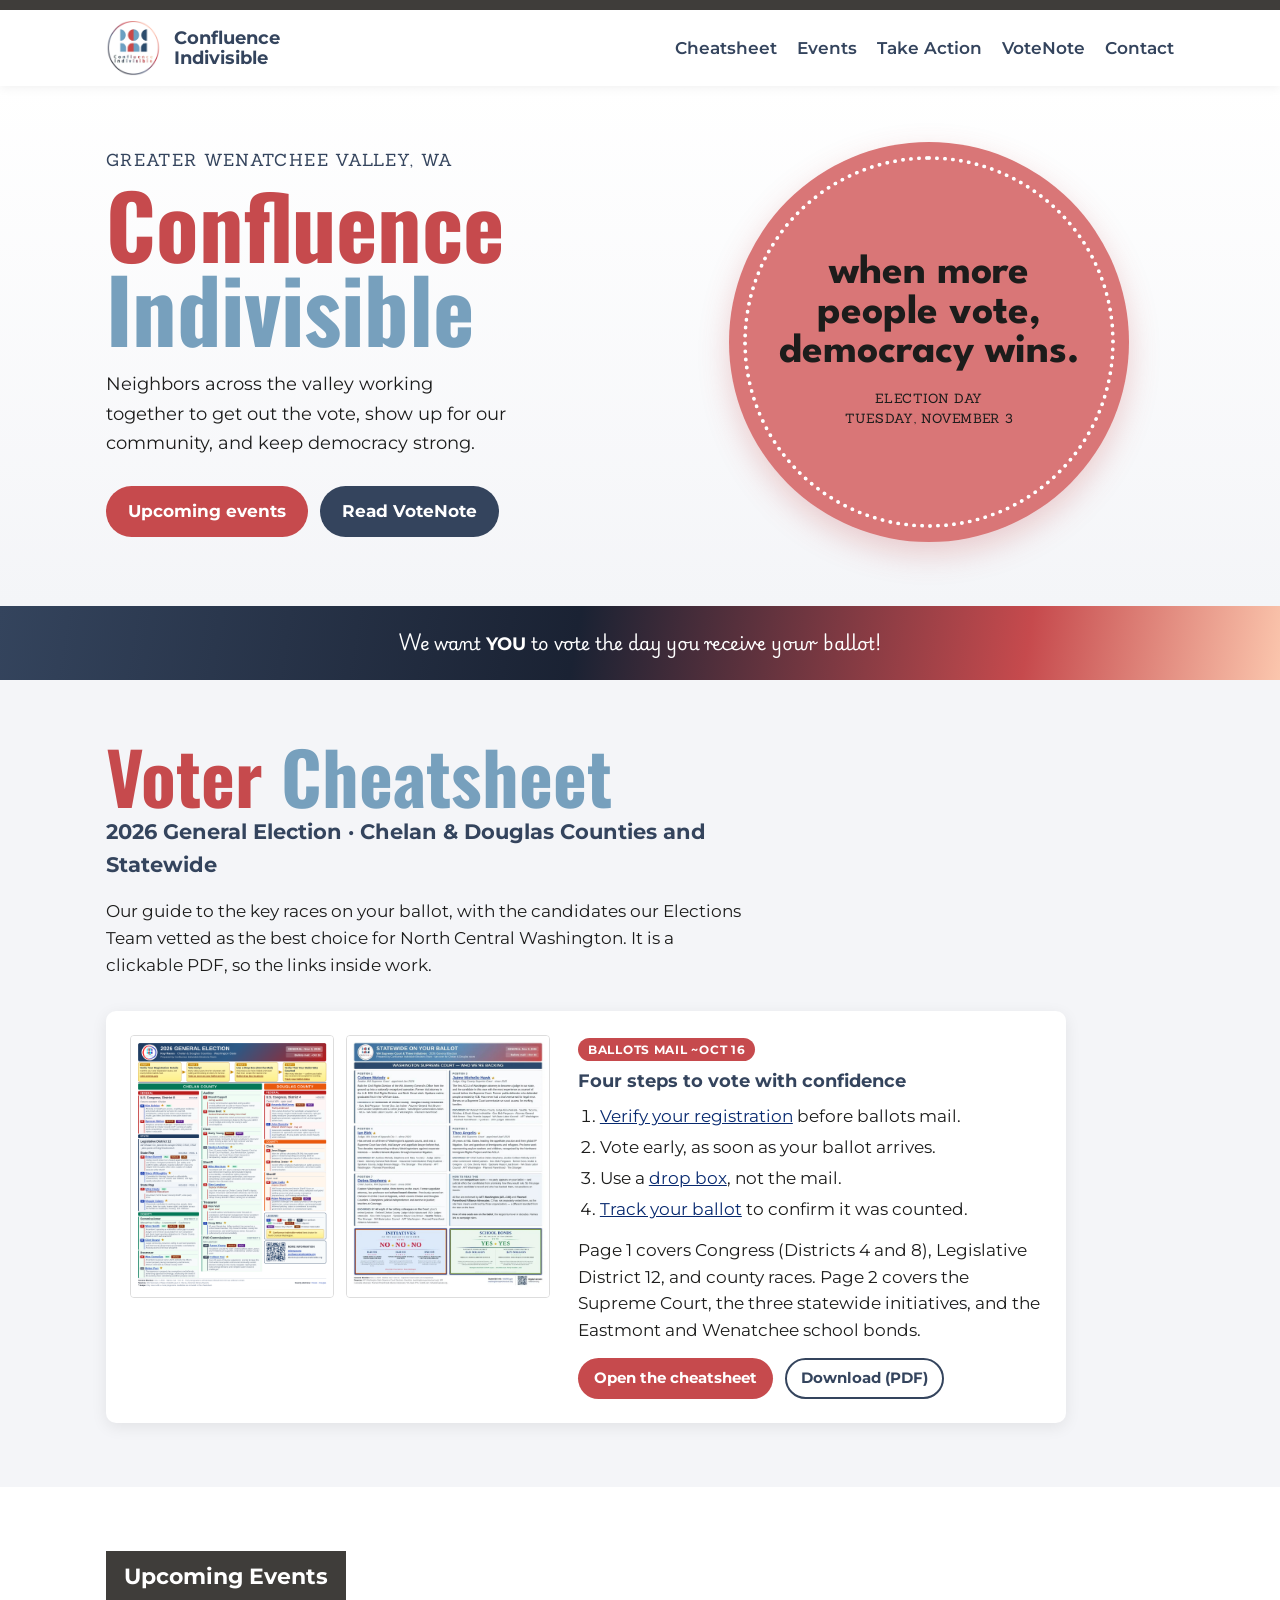
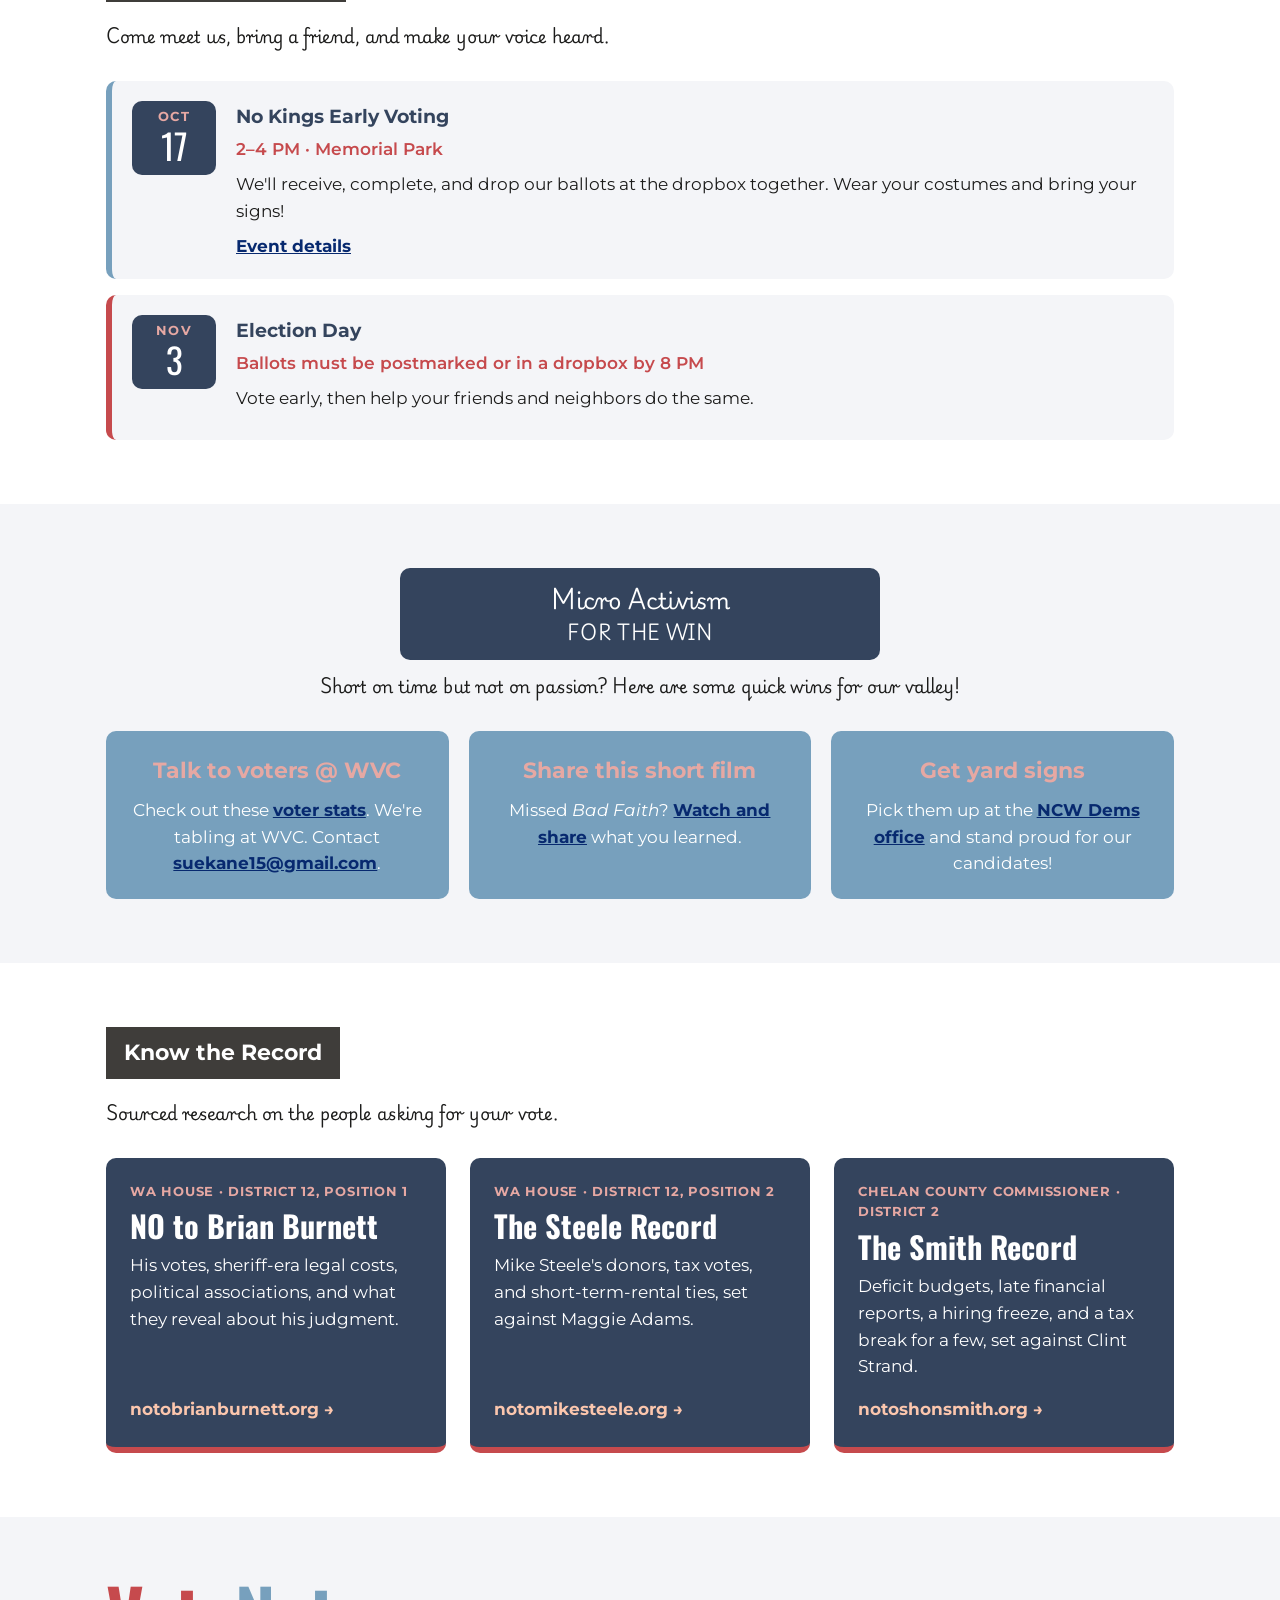
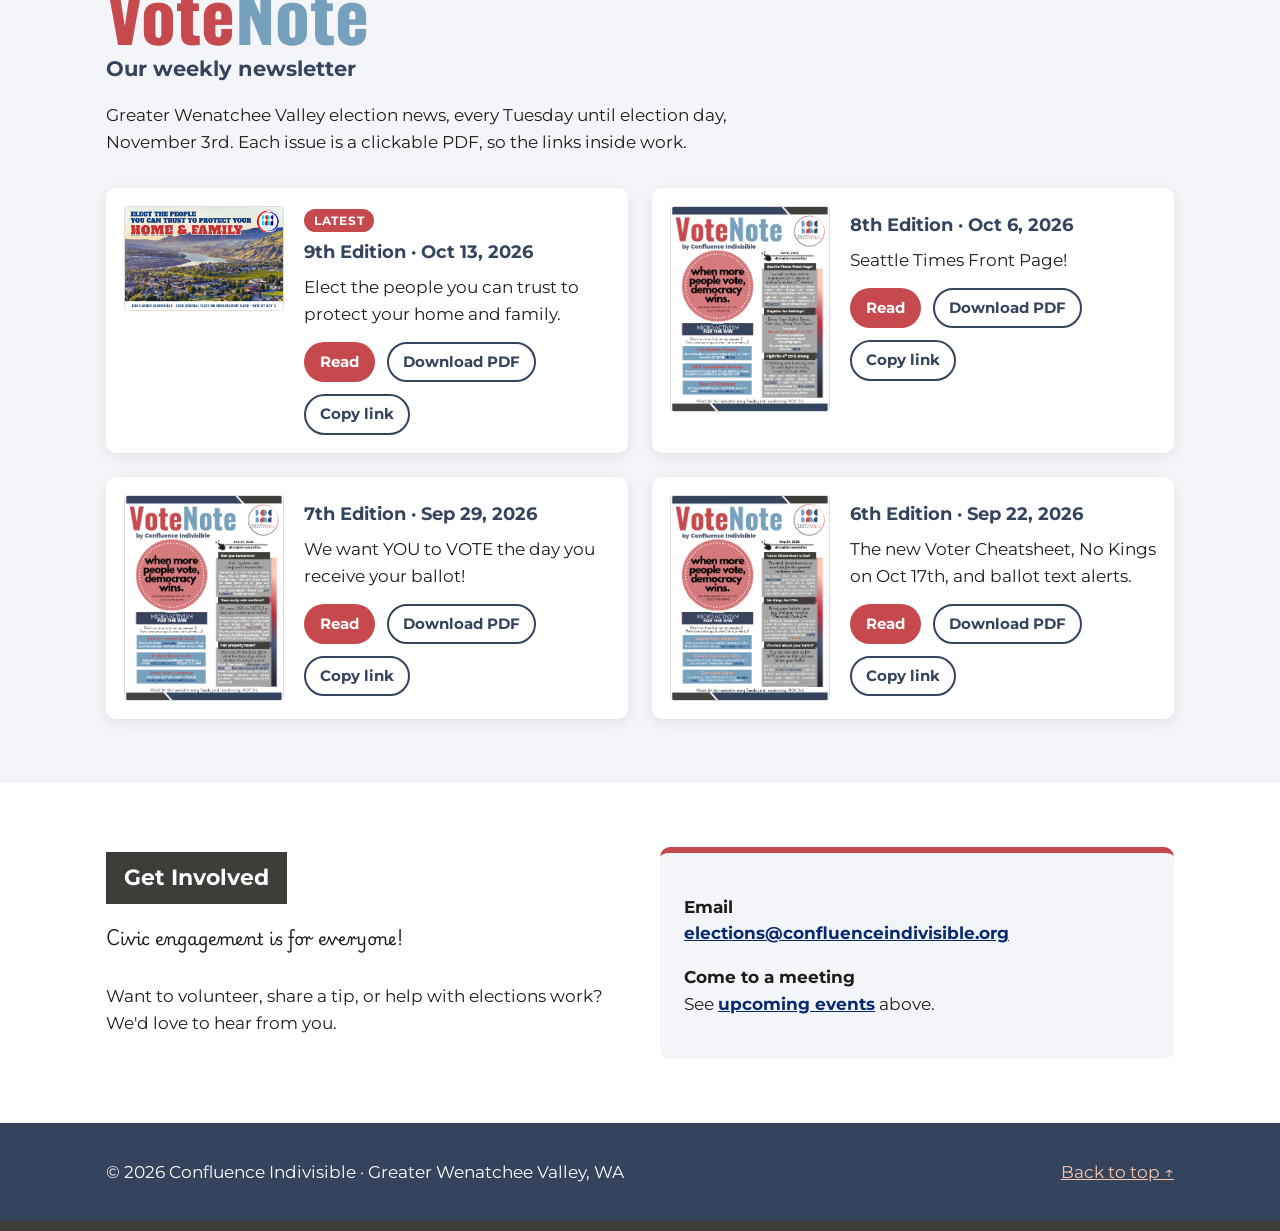
<file: index.html>
<!doctype html>
<html lang="en">
<head>
  <meta charset="utf-8">
  <meta name="viewport" content="width=device-width, initial-scale=1">
  <title>Confluence Indivisible | Greater Wenatchee Valley</title>
  <meta name="description" content="Confluence Indivisible: neighbors in the Greater Wenatchee Valley organizing for democracy. Events, quick actions, and the VoteNote newsletter.">
  <link rel="canonical" href="https://confluenceindivisible.org/">
  <meta property="og:type" content="website">
  <meta property="og:site_name" content="Confluence Indivisible">
  <meta property="og:title" content="Confluence Indivisible | Greater Wenatchee Valley">
  <meta property="og:description" content="Neighbors in the Greater Wenatchee Valley organizing for democracy. Events, quick actions, the Voter Cheatsheet, and the VoteNote newsletter.">
  <meta property="og:url" content="https://confluenceindivisible.org/">
  <meta property="og:image" content="https://confluenceindivisible.org/images/og-votenote-edition-9.jpg">
  <meta property="og:image:width" content="1200">
  <meta property="og:image:height" content="630">
  <meta name="twitter:card" content="summary_large_image">
  <link rel="icon" type="image/png" href="images/logo.png">
  <link rel="preconnect" href="https://fonts.googleapis.com">
  <link rel="preconnect" href="https://fonts.gstatic.com" crossorigin>
  <link href="https://fonts.googleapis.com/css2?family=League+Spartan:wght@700&family=Montserrat:wght@400;600;700&family=Oswald:wght@700&family=Playwrite+US+Modern&family=Sanchez&display=swap" rel="stylesheet">
  <link rel="stylesheet" href="css/styles.css">
</head>
<body>
  <a class="skip-link" href="#main">Skip to content</a>

  <header class="site-header">
    <div class="container">
      <a class="brand" href="#top">
        <img src="images/logo.png" alt="Confluence Indivisible logo">
        <span>Confluence<br>Indivisible</span>
      </a>
      <nav class="nav" aria-label="Main">
        <a href="#cheatsheet">Cheatsheet</a>
        <a href="#events">Events</a>
        <a href="#act">Take Action</a>
        <a href="#votenote">VoteNote</a>
        <a href="#contact">Contact</a>
      </nav>
    </div>
  </header>

  <main id="main">
    <!-- Hero -->
    <section class="hero" id="top">
      <div class="container">
        <div>
          <p class="eyebrow">Greater Wenatchee Valley, WA</p>
          <h1 class="org-name"><span class="r">Confluence</span> <span class="b">Indivisible</span></h1>
          <p class="lede">Neighbors across the valley working together to get out the vote, show up for our community, and keep democracy strong.</p>
          <div class="btn-row">
            <a class="btn btn-primary" href="#events">Upcoming events</a>
            <a class="btn btn-secondary" href="#votenote">Read VoteNote</a>
          </div>
        </div>
        <div class="slogan">
          <p>when more people vote, democracy wins.</p>
          <small>Election day<br>Tuesday, November 3</small>
        </div>
      </div>
    </section>

    <div class="band">
      <div class="container">We want <strong>YOU</strong> to vote the day you receive your ballot!</div>
    </div>

    <!-- Voter cheatsheet -->
    <section class="cheatsheet alt" id="cheatsheet">
      <div class="container">
        <div class="newsletter-head">
          <p class="wordmark"><span class="r">Voter</span> <span class="b">Cheatsheet</span></p>
          <p class="byline">2026 General Election · Chelan &amp; Douglas Counties and Statewide</p>
          <p>Our guide to the key races on your ballot, with the candidates our Elections Team vetted as the best choice for North Central Washington. It is a clickable PDF, so the links inside work.</p>
        </div>
        <div class="issue cheatsheet-card">
          <a class="previews" href="guides/2026-general-election-cheatsheets-combined.pdf" target="_blank" rel="noopener" aria-label="Open the Voter Cheatsheet PDF">
            <img src="images/2026-general-election-cheatsheet.png" alt="Page 1: Chelan and Douglas counties cheatsheet">
            <img src="images/2026-general-election-judges-initiatives.jpg" alt="Page 2: Statewide Supreme Court candidates, initiatives, and school bonds" loading="lazy">
          </a>
          <div class="issue-body">
            <span class="tag">Ballots mail ~Oct 16</span>
            <h3>Four steps to vote with confidence</h3>
            <ol class="steps">
              <li><a href="https://voter.votewa.gov/">Verify your registration</a> before ballots mail.</li>
              <li>Vote early, as soon as your ballot arrives.</li>
              <li>Use a <a href="https://www.co.chelan.wa.us/elections/pages/ballot-drop-box-locations">drop box</a>, not the mail.</li>
              <li><a href="https://voter.votewa.gov/portal2023/login.aspx">Track your ballot</a> to confirm it was counted.</li>
            </ol>
            <p>Page 1 covers Congress (Districts 4 and 8), Legislative District 12, and county races. Page 2 covers the Supreme Court, the three statewide initiatives, and the Eastmont and Wenatchee school bonds.</p>
            <div class="btn-row">
              <a class="btn btn-primary btn-sm" href="guides/2026-general-election-cheatsheets-combined.pdf" target="_blank" rel="noopener">Open the cheatsheet</a>
              <a class="btn btn-outline btn-sm" href="guides/2026-general-election-cheatsheets-combined.pdf" download>Download (PDF)</a>
            </div>
          </div>
        </div>
      </div>
    </section>

    <!-- Events -->
    <section id="events">
      <div class="container">
        <h2 class="section-title">Upcoming Events</h2>
        <p class="section-intro">Come meet us, bring a friend, and make your voice heard.</p>
        <ul class="events">
          <!-- EVENTS:START (managed by /admin/) -->
          <li data-date="2026-10-17" class="event">
            <div class="date"><span>Oct</span>17</div>
            <div>
              <h3>No Kings Early Voting</h3>
              <p class="meta">2–4 PM · Memorial Park</p>
              <p>We'll receive, complete, and drop our ballots at the dropbox together. Wear your costumes and bring your signs!</p>
              <a href="https://www.facebook.com/share/1CDAgNomL8/">Event details</a>
            </div>
          </li>
          <li data-date="2026-11-03" class="event highlight">
            <div class="date"><span>Nov</span>3</div>
            <div>
              <h3>Election Day</h3>
              <p class="meta">Ballots must be postmarked or in a dropbox by 8 PM</p>
              <p>Vote early, then help your friends and neighbors do the same.</p>
            </div>
          </li>
          <!-- EVENTS:END -->
        </ul>
      </div>
    </section>

    <!-- Take action -->
    <section class="micro" id="act">
      <div class="container">
        <div class="micro-head">
          <h2>Micro Activism <span>FOR THE WIN</span></h2>
        </div>
        <p class="section-intro">Short on time but not on passion? Here are some quick wins for our valley!</p>
        <div class="tiles">
          <!-- TILES:START (managed by /admin/) -->
          <div class="tile">
            <h3>Talk to voters @ WVC</h3>
            <p>Check out these <a href="https://www.facebook.com/share/p/19bA4Zg5aV/">voter stats</a>. We're tabling at WVC. Contact <a href="mailto:suekane15@gmail.com">suekane15@gmail.com</a>.</p>
          </div>
          <div class="tile">
            <h3>Share this short film</h3>
            <p>Missed <em>Bad Faith</em>? <a href="https://youtu.be/Y_2vb-5qjYc">Watch and share</a> what you learned.</p>
          </div>
          <div class="tile">
            <h3>Get yard signs</h3>
            <p>Pick them up at the <a href="https://maps.app.goo.gl/dToKLLHF942YoyGn6">NCW Dems office</a> and stand proud for our candidates!</p>
          </div>
          <!-- TILES:END -->
        </div>
      </div>
    </section>

    <!-- Candidate records -->
    <section id="records">
      <div class="container">
        <h2 class="section-title">Know the Record</h2>
        <p class="section-intro">Sourced research on the people asking for your vote.</p>
        <div class="records">
          <a class="record" href="https://notobrianburnett.org/">
            <span class="race">WA House · District 12, Position 1</span>
            <h3>NO to Brian Burnett</h3>
            <p>His votes, sheriff-era legal costs, political associations, and what they reveal about his judgment.</p>
            <span class="url">notobrianburnett.org →</span>
          </a>
          <a class="record" href="https://notomikesteele.org/">
            <span class="race">WA House · District 12, Position 2</span>
            <h3>The Steele Record</h3>
            <p>Mike Steele's donors, tax votes, and short-term-rental ties, set against Maggie Adams.</p>
            <span class="url">notomikesteele.org →</span>
          </a>
          <a class="record" href="https://notoshonsmith.org/">
            <span class="race">Chelan County Commissioner · District 2</span>
            <h3>The Smith Record</h3>
            <p>Deficit budgets, late financial reports, a hiring freeze, and a tax break for a few, set against Clint Strand.</p>
            <span class="url">notoshonsmith.org →</span>
          </a>
        </div>
      </div>
    </section>

    <!-- VoteNote newsletter -->
    <section class="newsletter" id="votenote">
      <div class="container">
        <div class="newsletter-head">
          <div>
            <p class="wordmark"><span class="r">Vote</span><span class="b">Note</span></p>
            <p class="byline">Our weekly newsletter</p>
            <p>Greater Wenatchee Valley election news, every Tuesday until election day, November 3rd. Each issue is a clickable PDF, so the links inside work.</p>
          </div>
        </div>
        <ul class="issues">
          <!-- ISSUES:START (managed by /admin/) -->
          <li class="issue">
            <a href="newsletters/votenote-edition-9.pdf" target="_blank" rel="noopener">
              <img src="images/votenote-edition-9.png" alt="VoteNote 9th edition cover" loading="lazy">
            </a>
            <div class="issue-body">
              <span class="tag">Latest</span>
              <h3>9th Edition · Oct 13, 2026</h3>
              <p>Elect the people you can trust to protect your home and family.</p>
              <div class="btn-row">
                <a class="btn btn-primary btn-sm" href="newsletters/votenote-edition-9.pdf" target="_blank" rel="noopener">Read</a>
                <a class="btn btn-outline btn-sm" href="newsletters/votenote-edition-9.pdf" download>Download PDF</a>
                <button type="button" class="btn btn-outline btn-sm" data-copy="https://confluenceindivisible.org/share/votenote-9.html">Copy link</button>
              </div>
            </div>
          </li>
          <li class="issue">
            <a href="newsletters/votenote-edition-8.pdf" target="_blank" rel="noopener">
              <img src="images/votenote-edition-8.png" alt="VoteNote 8th edition cover" loading="lazy">
            </a>
            <div class="issue-body">
              <h3>8th Edition · Oct 6, 2026</h3>
              <p>Seattle Times Front Page!</p>
              <div class="btn-row">
                <a class="btn btn-primary btn-sm" href="newsletters/votenote-edition-8.pdf" target="_blank" rel="noopener">Read</a>
                <a class="btn btn-outline btn-sm" href="newsletters/votenote-edition-8.pdf" download>Download PDF</a>
                <button type="button" class="btn btn-outline btn-sm" data-copy="https://confluenceindivisible.org/share/votenote-8.html">Copy link</button>
              </div>
            </div>
          </li>
          <li class="issue">
            <a href="newsletters/votenote-edition-7.pdf" target="_blank" rel="noopener">
              <img src="images/votenote-edition-7.png" alt="VoteNote 7th edition cover" loading="lazy">
            </a>
            <div class="issue-body">
              <h3>7th Edition · Sep 29, 2026</h3>
              <p>We want YOU to VOTE the day you receive your ballot!</p>
              <div class="btn-row">
                <a class="btn btn-primary btn-sm" href="newsletters/votenote-edition-7.pdf" target="_blank" rel="noopener">Read</a>
                <a class="btn btn-outline btn-sm" href="newsletters/votenote-edition-7.pdf" download>Download PDF</a>
                <button type="button" class="btn btn-outline btn-sm" data-copy="https://confluenceindivisible.org/share/votenote-7.html">Copy link</button>
              </div>
            </div>
          </li>
          <li class="issue">
            <a href="newsletters/votenote-edition-6.pdf" target="_blank" rel="noopener">
              <img src="images/votenote-edition-6.png" alt="VoteNote 6th edition cover" loading="lazy">
            </a>
            <div class="issue-body">
              <h3>6th Edition · Sep 22, 2026</h3>
              <p>The new Voter Cheatsheet, No Kings on Oct 17th, and ballot text alerts.</p>
              <div class="btn-row">
                <a class="btn btn-primary btn-sm" href="newsletters/votenote-edition-6.pdf" target="_blank" rel="noopener">Read</a>
                <a class="btn btn-outline btn-sm" href="newsletters/votenote-edition-6.pdf" download>Download PDF</a>
                <button type="button" class="btn btn-outline btn-sm" data-copy="https://confluenceindivisible.org/share/votenote-6.html">Copy link</button>
              </div>
            </div>
          </li>
<!-- ISSUES:END -->
        </ul>
      </div>
    </section>

    <!-- Contact -->
    <section id="contact">
      <div class="container contact">
        <div>
          <h2 class="section-title">Get Involved</h2>
          <p class="section-intro">Civic engagement is for everyone!</p>
          <p>Want to volunteer, share a tip, or help with elections work? We'd love to hear from you.</p>
        </div>
        <div class="contact-box">
          <p><strong>Email</strong><br><a href="mailto:elections@confluenceindivisible.org">elections@confluenceindivisible.org</a></p>
          <p><strong>Come to a meeting</strong><br>See <a href="#events">upcoming events</a> above.</p>
        </div>
      </div>
    </section>
  </main>

  <footer class="site-footer">
    <div class="container">
      <span>&copy; 2026 Confluence Indivisible · Greater Wenatchee Valley, WA</span>
      <a href="#top">Back to top ↑</a>
    </div>
  </footer>
  <script>
    // "Copy link" buttons: copy the share URL, then confirm on the button.
    document.addEventListener('click', function (e) {
      var b = e.target.closest('[data-copy]');
      if (!b) return;
      var url = b.getAttribute('data-copy'), label = b.textContent;
      function done(ok) {
        b.textContent = ok ? 'Copied!' : 'Press and hold to copy: ' + url;
        setTimeout(function () { b.textContent = label; }, ok ? 2000 : 6000);
      }
      function fallback() {
        var t = document.createElement('textarea');
        t.value = url; t.style.position = 'fixed'; t.style.opacity = '0';
        document.body.appendChild(t); t.select();
        var ok = false;
        try { ok = document.execCommand('copy'); } catch (x) {}
        document.body.removeChild(t); done(ok);
      }
      if (navigator.clipboard && window.isSecureContext) {
        navigator.clipboard.writeText(url).then(function () { done(true); }, fallback);
      } else { fallback(); }
    });
  </script>
</body>
</html>
</file>
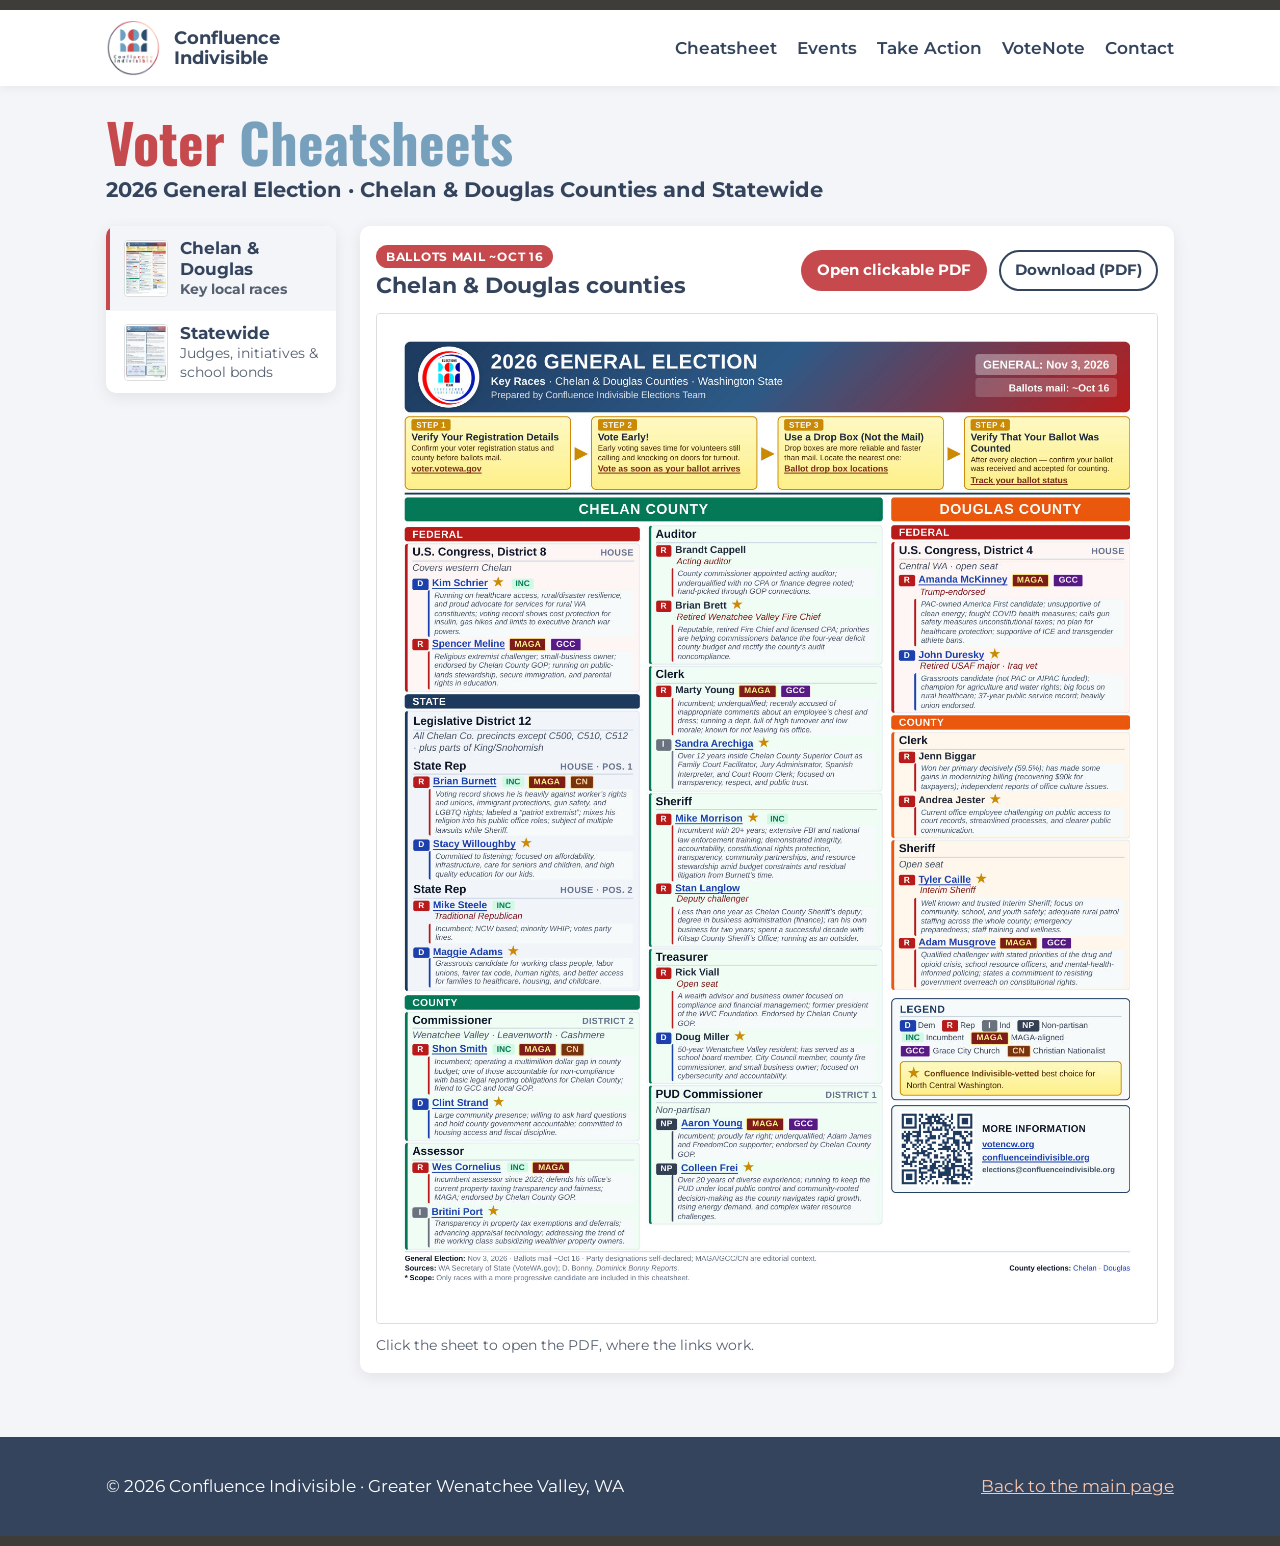
<file: cheatsheets/index.html>
<!doctype html>
<html lang="en">
<head>
  <meta charset="utf-8">
  <meta name="viewport" content="width=device-width, initial-scale=1">
  <title>Voter Cheatsheets | Confluence Indivisible</title>
  <meta name="description" content="Confluence Indivisible's 2026 General Election voter cheatsheets in one place: the Chelan and Douglas county guide, and the statewide guide to Supreme Court judges, initiatives, and school bonds.">
  <link rel="canonical" href="https://confluenceindivisible.org/cheatsheets/">
  <meta property="og:type" content="website">
  <meta property="og:site_name" content="Confluence Indivisible">
  <meta property="og:title" content="Voter Cheatsheets | Confluence Indivisible">
  <meta property="og:description" content="Both 2026 General Election cheatsheets in one place: Chelan &amp; Douglas counties, and statewide judges, initiatives, and school bonds.">
  <meta property="og:url" content="https://confluenceindivisible.org/cheatsheets/">
  <meta property="og:image" content="https://confluenceindivisible.org/images/2026-general-election-judges-initiatives.jpg">
  <meta name="twitter:card" content="summary_large_image">
  <link rel="icon" type="image/png" href="../images/logo.png">
  <link rel="preconnect" href="https://fonts.googleapis.com">
  <link rel="preconnect" href="https://fonts.gstatic.com" crossorigin>
  <link href="https://fonts.googleapis.com/css2?family=League+Spartan:wght@700&family=Montserrat:wght@400;600;700&family=Oswald:wght@700&family=Playwrite+US+Modern&family=Sanchez&display=swap" rel="stylesheet">
  <link rel="stylesheet" href="../css/styles.css">
</head>
<body>
  <a class="skip-link" href="#main">Skip to content</a>

  <header class="site-header">
    <div class="container">
      <a class="brand" href="../index.html">
        <img src="../images/logo.png" alt="Confluence Indivisible logo">
        <span>Confluence<br>Indivisible</span>
      </a>
      <nav class="nav" aria-label="Main">
        <a href="index.html">Cheatsheet</a>
        <a href="../index.html#events">Events</a>
        <a href="../index.html#act">Take Action</a>
        <a href="../index.html#votenote">VoteNote</a>
        <a href="../index.html#contact">Contact</a>
      </nav>
    </div>
  </header>

  <main id="main">
    <section class="cheatsheet alt cheatsheet-page">
      <div class="container">
        <div class="page-head">
          <p class="wordmark"><span class="r">Voter</span> <span class="b">Cheatsheets</span></p>
          <p class="byline">2026 General Election · Chelan &amp; Douglas Counties and Statewide</p>
        </div>

        <!-- To add a cheatsheet: add an anchor span below, a link in .viewer-nav, and a .viewer-pane;
             then copy the #statewide rules in the "Cheatsheet viewer" block of css/styles.css. -->
        <span class="viewer-anchor" id="chelan-douglas"></span>
        <span class="viewer-anchor" id="statewide"></span>

        <div class="viewer">
          <nav class="viewer-nav" aria-label="Choose a cheatsheet">
            <a class="nav-chelan" href="#chelan-douglas">
              <img src="../images/2026-general-election-cheatsheet.png" alt="">
              <span><strong>Chelan &amp; Douglas</strong><small>Key local races</small></span>
            </a>
            <a class="nav-statewide" href="#statewide">
              <img src="../images/2026-general-election-judges-initiatives.jpg" alt="">
              <span><strong>Statewide</strong><small>Judges, initiatives &amp; school bonds</small></span>
            </a>
          </nav>

          <div class="viewer-panes">
            <article class="viewer-pane pane-chelan">
              <div class="sheet-bar">
                <div>
                  <span class="tag">Ballots mail ~Oct 16</span>
                  <h2>Chelan &amp; Douglas counties</h2>
                </div>
                <div class="btn-row">
                  <a class="btn btn-primary btn-sm" href="../guides/2026-general-election-cheatsheet.pdf" target="_blank" rel="noopener">Open clickable PDF</a>
                  <a class="btn btn-outline btn-sm" href="../guides/2026-general-election-cheatsheets-combined.pdf" download>Download (PDF)</a>
                </div>
              </div>
              <a class="sheet" href="../guides/2026-general-election-cheatsheet.pdf" target="_blank" rel="noopener">
                <img src="../images/2026-general-election-cheatsheet-large.jpg" width="1530" height="1980" alt="2026 General Election cheatsheet for Chelan and Douglas counties: the key races on your ballot and the candidates our Elections Team vetted">
              </a>
              <p class="sheet-hint">Click the sheet to open the PDF, where the links work.</p>
            </article>

            <article class="viewer-pane pane-statewide">
              <div class="sheet-bar">
                <div>
                  <span class="tag">Statewide</span>
                  <h2>Judges, initiatives &amp; school bonds</h2>
                </div>
                <div class="btn-row">
                  <a class="btn btn-primary btn-sm" href="../images/2026-general-election-judges-initiatives.jpg" target="_blank" rel="noopener">Open full size</a>
                  <a class="btn btn-outline btn-sm" href="../guides/2026-general-election-cheatsheets-combined.pdf" download>Download (PDF)</a>
                </div>
              </div>
              <a class="sheet" href="../images/2026-general-election-judges-initiatives.jpg" target="_blank" rel="noopener">
                <img src="../images/2026-general-election-judges-initiatives.jpg" width="1080" height="1397" loading="lazy" alt="Statewide on your ballot: Washington Supreme Court candidates, three initiatives, and school bonds">
              </a>
              <p class="sheet-hint">Five of nine Supreme Court seats are on the ballot, plus three statewide initiatives and the Eastmont and Wenatchee school bonds.</p>
            </article>
          </div>
        </div>
      </div>
    </section>
  </main>

  <footer class="site-footer">
    <div class="container">
      <span>&copy; 2026 Confluence Indivisible · Greater Wenatchee Valley, WA</span>
      <a href="../index.html">Back to the main page</a>
    </div>
  </footer>
</body>
</html>
</file>
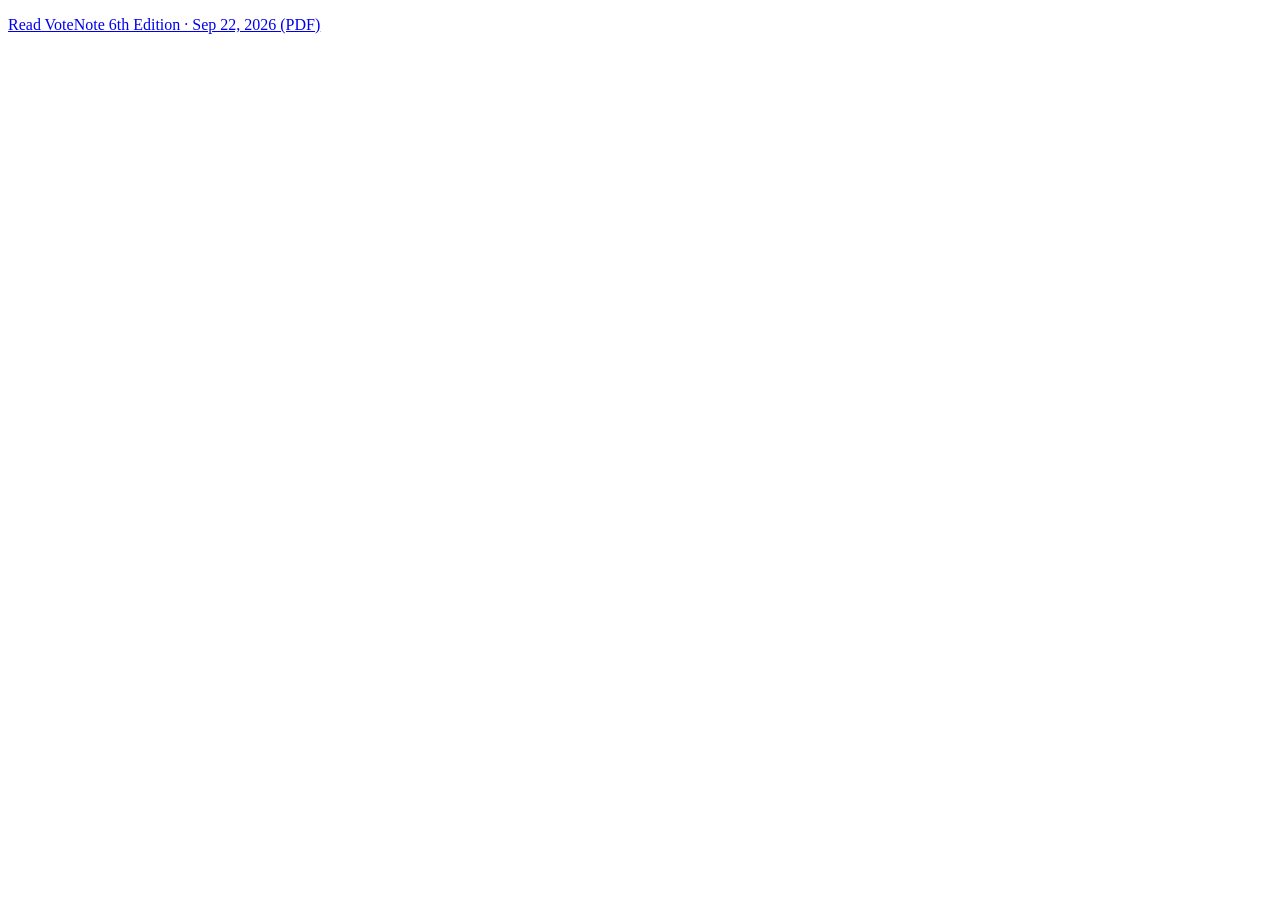
<file: share/votenote-6.html>
<!doctype html>
<html lang="en">
<head>
  <meta charset="utf-8">
  <meta name="viewport" content="width=device-width, initial-scale=1">
  <title>VoteNote 6th Edition · Sep 22, 2026 | Confluence Indivisible</title>
  <meta name="description" content="The new Voter Cheatsheet, No Kings on Oct 17th, and ballot text alerts.">
  <link rel="canonical" href="https://confluenceindivisible.org/share/votenote-6.html">
  <meta property="og:type" content="article">
  <meta property="og:site_name" content="Confluence Indivisible">
  <meta property="og:title" content="VoteNote 6th Edition · Sep 22, 2026">
  <meta property="og:description" content="The new Voter Cheatsheet, No Kings on Oct 17th, and ballot text alerts.">
  <meta property="og:url" content="https://confluenceindivisible.org/share/votenote-6.html">
  <meta property="og:image" content="https://confluenceindivisible.org/images/og-votenote-edition-6.jpg">
  <meta property="og:image:width" content="1200">
  <meta property="og:image:height" content="630">
  <meta property="og:image:alt" content="VoteNote by Confluence Indivisible, Sep 22, 2026">
  <meta name="twitter:card" content="summary_large_image">
  <meta http-equiv="refresh" content="0; url=../newsletters/votenote-edition-6.pdf">
</head>
<body>
  <p><a href="../newsletters/votenote-edition-6.pdf">Read VoteNote 6th Edition · Sep 22, 2026 (PDF)</a></p>
</body>
</html>
</file>
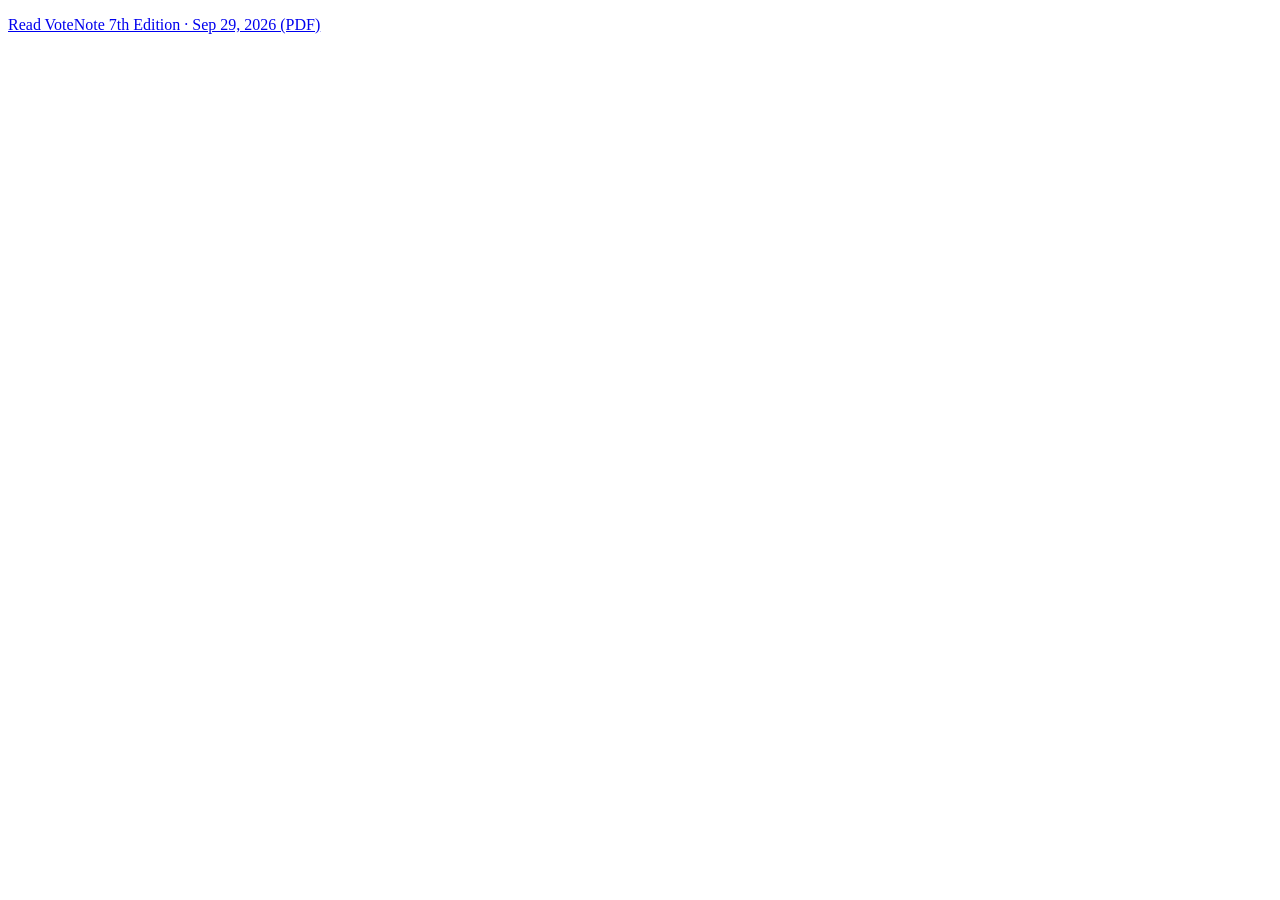
<file: share/votenote-7.html>
<!doctype html>
<html lang="en">
<head>
  <meta charset="utf-8">
  <meta name="viewport" content="width=device-width, initial-scale=1">
  <title>VoteNote 7th Edition · Sep 29, 2026 | Confluence Indivisible</title>
  <meta name="description" content="We want YOU to VOTE the day you receive your ballot!">
  <link rel="canonical" href="https://confluenceindivisible.org/share/votenote-7.html">
  <meta property="og:type" content="article">
  <meta property="og:site_name" content="Confluence Indivisible">
  <meta property="og:title" content="VoteNote 7th Edition · Sep 29, 2026">
  <meta property="og:description" content="We want YOU to VOTE the day you receive your ballot!">
  <meta property="og:url" content="https://confluenceindivisible.org/share/votenote-7.html">
  <meta property="og:image" content="https://confluenceindivisible.org/images/og-votenote-edition-7.jpg">
  <meta property="og:image:width" content="1200">
  <meta property="og:image:height" content="630">
  <meta property="og:image:alt" content="VoteNote by Confluence Indivisible, Sep 29, 2026">
  <meta name="twitter:card" content="summary_large_image">
  <meta http-equiv="refresh" content="0; url=../newsletters/votenote-edition-7.pdf">
</head>
<body>
  <p><a href="../newsletters/votenote-edition-7.pdf">Read VoteNote 7th Edition · Sep 29, 2026 (PDF)</a></p>
</body>
</html>
</file>
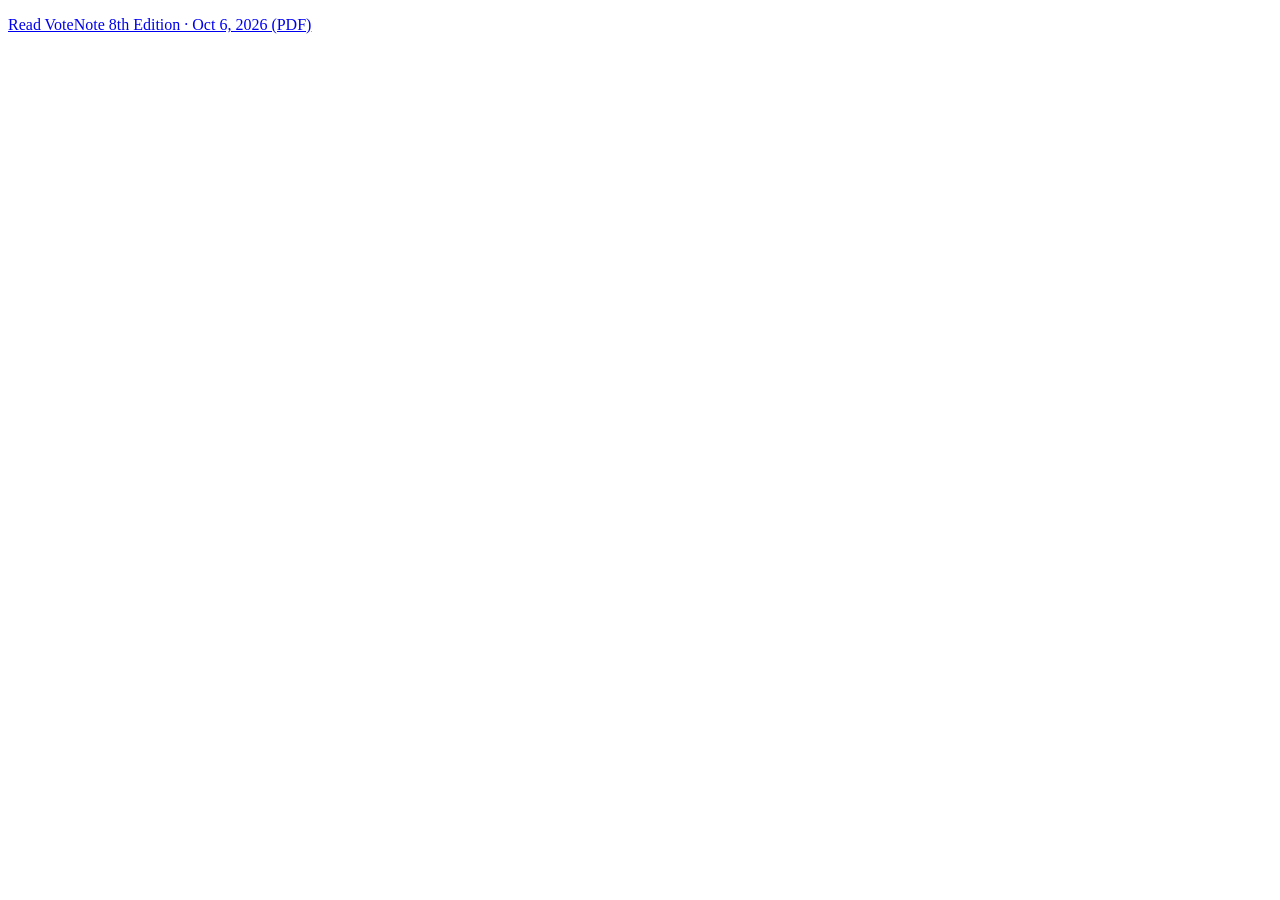
<file: share/votenote-8.html>
<!doctype html>
<html lang="en">
<head>
  <meta charset="utf-8">
  <meta name="viewport" content="width=device-width, initial-scale=1">
  <title>VoteNote 8th Edition · Oct 6, 2026 | Confluence Indivisible</title>
  <meta name="description" content="Seattle Times Front Page!">
  <link rel="canonical" href="https://confluenceindivisible.org/share/votenote-8.html">
  <meta property="og:type" content="article">
  <meta property="og:site_name" content="Confluence Indivisible">
  <meta property="og:title" content="VoteNote 8th Edition · Oct 6, 2026">
  <meta property="og:description" content="Seattle Times Front Page!">
  <meta property="og:url" content="https://confluenceindivisible.org/share/votenote-8.html">
  <meta property="og:image" content="https://confluenceindivisible.org/images/og-votenote-edition-8.jpg">
  <meta property="og:image:width" content="1200">
  <meta property="og:image:height" content="630">
  <meta property="og:image:alt" content="VoteNote by Confluence Indivisible, Oct 6, 2026">
  <meta name="twitter:card" content="summary_large_image">
  <meta http-equiv="refresh" content="0; url=../newsletters/votenote-edition-8.pdf">
</head>
<body>
  <p><a href="../newsletters/votenote-edition-8.pdf">Read VoteNote 8th Edition · Oct 6, 2026 (PDF)</a></p>
</body>
</html>
</file>
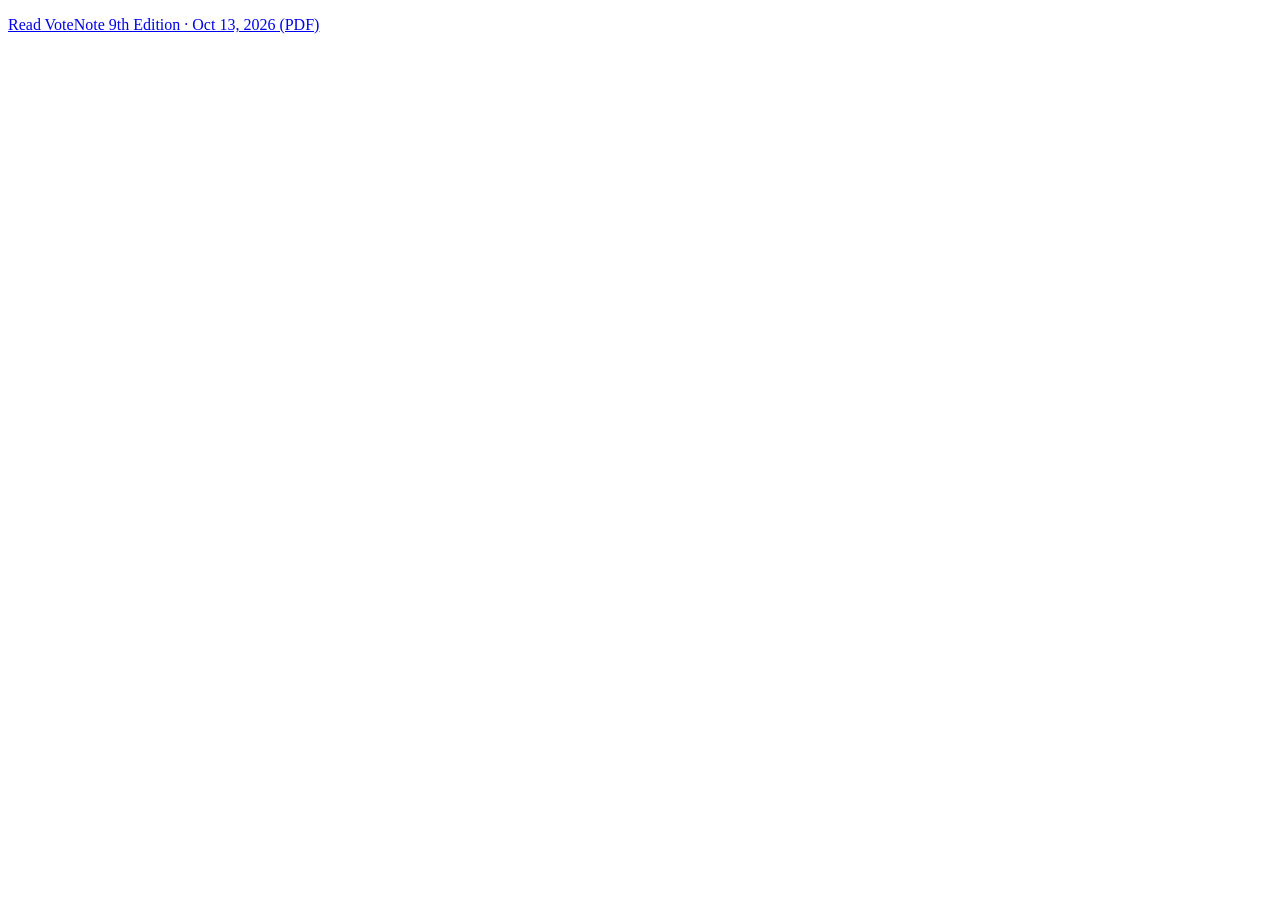
<file: share/votenote-9.html>
<!doctype html>
<html lang="en">
<head>
  <meta charset="utf-8">
  <meta name="viewport" content="width=device-width, initial-scale=1">
  <title>VoteNote 9th Edition · Oct 13, 2026 | Confluence Indivisible</title>
  <meta name="description" content="Elect the people you can trust to protect your home and family.">
  <link rel="canonical" href="https://confluenceindivisible.org/share/votenote-9.html">
  <meta property="og:type" content="article">
  <meta property="og:site_name" content="Confluence Indivisible">
  <meta property="og:title" content="VoteNote 9th Edition · Oct 13, 2026">
  <meta property="og:description" content="Elect the people you can trust to protect your home and family.">
  <meta property="og:url" content="https://confluenceindivisible.org/share/votenote-9.html">
  <meta property="og:image" content="https://confluenceindivisible.org/images/og-votenote-edition-9.jpg">
  <meta property="og:image:width" content="1200">
  <meta property="og:image:height" content="630">
  <meta property="og:image:alt" content="VoteNote by Confluence Indivisible, Oct 13, 2026">
  <meta name="twitter:card" content="summary_large_image">
  <meta http-equiv="refresh" content="0; url=../newsletters/votenote-edition-9.pdf">
</head>
<body>
  <p><a href="../newsletters/votenote-edition-9.pdf">Read VoteNote 9th Edition · Oct 13, 2026 (PDF)</a></p>
</body>
</html>
</file>
<file: css/styles.css>
/* Confluence Indivisible — colors and fonts taken from the VoteNote newsletter */
:root {
  --red: #c64a4d;
  --red-soft: #d97677;
  --blush: #e6a8a3;
  --peach: #fbc6ad;
  --blue: #77a0bd;
  --navy: #34445d;
  --ink: #1c1c1b;
  --charcoal: #3f3d3a;
  --link: #07296f;
  --paper: #ffffff;
  --mist: #f4f5f8;

  --font-display: "Oswald", "Arial Narrow", sans-serif;
  --font-headline: "League Spartan", "Helvetica Neue", Arial, sans-serif;
  --font-body: "Montserrat", "Helvetica Neue", Arial, sans-serif;
  --font-script: "Playwrite US Modern", cursive;

  --max: 1100px;
  --radius: 10px;
}

*, *::before, *::after { box-sizing: border-box; }

html { scroll-behavior: smooth; }

body {
  margin: 0;
  font-family: var(--font-body);
  font-size: 1.05rem;
  line-height: 1.6;
  color: var(--ink);
  background: var(--paper);
}

img { max-width: 100%; display: block; }

a { color: var(--link); }
a:hover { color: var(--red); }

.container {
  width: 100%;
  max-width: var(--max);
  margin: 0 auto;
  padding: 0 16px;
}

.skip-link {
  position: absolute;
  left: -999px;
}
.skip-link:focus {
  left: 16px;
  top: 16px;
  background: var(--paper);
  padding: 8px 12px;
  z-index: 10;
}

/* ---------- Header ---------- */
.site-header {
  background: var(--paper);
  border-top: 10px solid var(--charcoal);
  box-shadow: 0 2px 10px rgb(0 0 0 / 0.06);
  position: sticky;
  top: 0;
  z-index: 5;
}

.site-header .container {
  display: flex;
  align-items: center;
  justify-content: space-between;
  gap: 16px;
  padding-top: 10px;
  padding-bottom: 10px;
}

.brand {
  display: flex;
  align-items: center;
  gap: 12px;
  text-decoration: none;
  color: var(--navy);
  font-weight: 700;
  font-size: 1.15rem;
  line-height: 1.1;
}
.brand img { width: 56px; height: 56px; }

.nav {
  display: flex;
  flex-wrap: wrap;
  gap: 4px 20px;
}
.nav a {
  color: var(--navy);
  text-decoration: none;
  font-weight: 600;
}
.nav a:hover { color: var(--red); }

/* ---------- Hero ---------- */
.hero {
  padding: 56px 0 64px;
  background:
    linear-gradient(180deg, var(--paper) 0%, var(--mist) 100%);
}

.hero .container {
  display: grid;
  grid-template-columns: 1.1fr 1fr;
  gap: 40px;
  align-items: center;
}

.eyebrow {
  font-family: "Sanchez", Georgia, serif;
  text-transform: uppercase;
  letter-spacing: 0.08em;
  color: var(--navy);
  margin: 0 0 8px;
}

.org-name {
  font-family: var(--font-display);
  font-weight: 700;
  font-size: clamp(3rem, 8vw, 5.5rem);
  line-height: 0.95;
  margin: 0 0 20px;
}
.org-name span { display: block; }

.r { color: var(--red); }
.b { color: var(--blue); }

.wordmark {
  font-family: var(--font-display);
  font-weight: 700;
  font-size: clamp(3rem, 8vw, 4.5rem);
  line-height: 0.9;
  margin: 0;
}

.byline {
  color: var(--navy);
  font-weight: 700;
  font-size: 1.3rem;
  margin: 6px 0 12px;
}

.lede {
  font-size: 1.15rem;
  max-width: 34ch;
  margin: 0 0 28px;
}

.btn {
  display: inline-block;
  padding: 12px 22px;
  border-radius: 999px;
  font-weight: 700;
  text-decoration: none;
  transition: transform 0.15s ease, background 0.15s ease;
}
.btn:hover { transform: translateY(-2px); }
.btn-primary { background: var(--red); color: #fff; }
.btn-primary:hover { background: #a93b3e; color: #fff; }
.btn-secondary { background: var(--navy); color: #fff; }
.btn-secondary:hover { background: #26324a; color: #fff; }
.btn-row { display: flex; flex-wrap: wrap; gap: 12px; }

.slogan {
  justify-self: center;
  width: min(100%, 400px);
  aspect-ratio: 1;
  border-radius: 50%;
  background: var(--red-soft);
  outline: 4px dotted #fff;
  outline-offset: -18px;
  display: flex;
  flex-direction: column;
  align-items: center;
  justify-content: center;
  text-align: center;
  padding: 48px;
  box-shadow: 0 12px 30px rgb(198 74 77 / 0.25);
}
.slogan p {
  font-family: var(--font-headline);
  font-weight: 700;
  font-size: clamp(1.8rem, 5vw, 2.6rem);
  line-height: 0.95;
  margin: 0 0 16px;
  color: var(--ink);
}
.slogan small {
  font-family: "Sanchez", Georgia, serif;
  font-size: 0.8rem;
  letter-spacing: 0.05em;
  text-transform: uppercase;
}

/* ---------- Countdown band ---------- */
.band {
  background: linear-gradient(100deg, var(--navy) 0%, #1a2233 45%, var(--red) 80%, var(--peach) 100%);
  color: #fff;
  padding: 22px 0;
  text-align: center;
  font-family: var(--font-script);
  font-size: 1.1rem;
}
.band strong { font-family: var(--font-body); }

/* ---------- Sections ---------- */
section { padding: 64px 0; }

.section-title {
  display: inline-block;
  background: var(--charcoal);
  color: #fff;
  font-weight: 700;
  font-size: 1.4rem;
  padding: 8px 18px;
  margin: 0 0 8px;
}
.section-intro {
  font-family: var(--font-script);
  margin: 12px 0 32px;
}

.cards {
  display: grid;
  grid-template-columns: repeat(3, 1fr);
  gap: 24px;
}

.card {
  background: #a6a6a6;
  color: #fff;
  border-radius: var(--radius);
  overflow: hidden;
  display: flex;
  flex-direction: column;
}
.card h3 {
  background: var(--charcoal);
  margin: 0;
  padding: 12px 18px;
  font-size: 1.1rem;
}
.card .card-body { padding: 18px; flex: 1; }
.card .card-lead {
  font-family: var(--font-script);
  font-size: 1.05rem;
  line-height: 1.4;
  color: var(--ink);
  margin: 0 0 12px;
}
.card p { margin: 0 0 12px; }
.card a { color: var(--link); font-weight: 700; }

/* Micro activism */
.micro {
  background: var(--mist);
}
.micro-head {
  background: var(--navy);
  color: #fff;
  text-align: center;
  padding: 14px;
  border-radius: var(--radius);
  max-width: 480px;
  margin: 0 auto;
}
.micro-head h2 {
  margin: 0;
  font-weight: 400;
  font-family: var(--font-script);
  font-size: 1.4rem;
}
.micro-head span { display: block; font-weight: 700; font-size: 1.1rem; letter-spacing: 0.04em; }
.micro .section-intro { text-align: center; }

.tile {
  background: var(--blue);
  color: #fff;
  border-radius: var(--radius);
  padding: 22px;
  text-align: center;
}
.tile h3 {
  color: var(--blush);
  margin: 0 0 8px;
  font-size: 1.4rem;
}
.tile p { margin: 0; }
.tile a { color: var(--link); font-weight: 700; }

.tiles {
  display: grid;
  grid-template-columns: repeat(3, 1fr);
  gap: 20px;
}

/* Events */
.events {
  list-style: none;
  margin: 0;
  padding: 0;
  display: grid;
  gap: 16px;
}
.event {
  display: grid;
  grid-template-columns: 84px 1fr;
  gap: 20px;
  align-items: start;
  padding: 20px;
  border-radius: var(--radius);
  background: var(--mist);
  border-left: 6px solid var(--blue);
}
.event.highlight { border-left-color: var(--red); }
.event h3 { margin: 0 0 4px; color: var(--navy); font-size: 1.2rem; }
.event p { margin: 0 0 8px; }
.event .meta { font-weight: 600; color: var(--red); }
.event a { font-weight: 700; }
.date {
  background: var(--navy);
  color: #fff;
  border-radius: var(--radius);
  text-align: center;
  font-family: var(--font-display);
  font-size: 2.2rem;
  line-height: 1;
  padding: 10px 0 12px;
}
.date span {
  display: block;
  font-family: var(--font-body);
  font-size: 0.8rem;
  font-weight: 700;
  letter-spacing: 0.1em;
  text-transform: uppercase;
  margin-bottom: 4px;
  color: var(--blush);
}

.alt { background: var(--mist); }
.alt .contact-box { background: var(--paper); }

/* Candidate records */
.records {
  display: grid;
  grid-template-columns: repeat(3, 1fr);
  gap: 24px;
}
.record {
  display: flex;
  flex-direction: column;
  padding: 24px;
  border-radius: var(--radius);
  background: var(--navy);
  color: #fff;
  text-decoration: none;
  border-bottom: 6px solid var(--red);
  transition: transform 0.15s ease, box-shadow 0.15s ease;
}
.record:hover {
  color: #fff;
  transform: translateY(-3px);
  box-shadow: 0 10px 24px rgb(52 68 93 / 0.3);
}
.record .race {
  font-size: 0.8rem;
  font-weight: 700;
  letter-spacing: 0.06em;
  text-transform: uppercase;
  color: var(--blush);
}
.record h3 {
  font-family: var(--font-display);
  font-size: 1.9rem;
  line-height: 1.05;
  margin: 8px 0 10px;
}
.record p { margin: 0 0 16px; flex: 1; }
.record .url { font-weight: 700; color: var(--peach); }

/* VoteNote newsletter */
.newsletter { background: var(--mist); }
.newsletter-head { max-width: 640px; margin-bottom: 32px; }
.issues {
  list-style: none;
  margin: 0;
  padding: 0;
  display: grid;
  grid-template-columns: repeat(2, 1fr);
  gap: 24px;
}
.issue {
  background: var(--paper);
  border-radius: var(--radius);
  box-shadow: 0 4px 16px rgb(0 0 0 / 0.08);
  display: grid;
  grid-template-columns: 160px 1fr;
  gap: 20px;
  padding: 18px;
  align-items: start;
}
.issue img {
  border: 1px solid #ddd;
  border-radius: 4px;
  transition: transform 0.15s ease;
}
.issue a:hover img { transform: scale(1.03); }
.issue h3 { margin: 4px 0 8px; color: var(--navy); font-size: 1.15rem; }
.issue p { margin: 0 0 14px; }
.tag {
  display: inline-block;
  background: var(--red);
  color: #fff;
  font-size: 0.75rem;
  font-weight: 700;
  letter-spacing: 0.06em;
  text-transform: uppercase;
  padding: 2px 10px;
  border-radius: 999px;
}
.btn-sm { padding: 8px 16px; font-size: 0.95rem; }
.btn-outline { border: 2px solid var(--navy); color: var(--navy); padding: 6px 14px; }
.btn-outline:hover { background: var(--navy); color: #fff; }
button.btn { background: none; font-family: inherit; line-height: inherit; cursor: pointer; }
button.btn-outline { font-size: 0.95rem; }

/* Voter cheatsheet */
.cheatsheet-card { grid-template-columns: 420px 1fr; gap: 28px; padding: 24px; max-width: 960px; }
.previews { display: grid; grid-template-columns: 1fr 1fr; gap: 12px; }
.cheatsheet-card + .cheatsheet-card { margin-top: 24px; }
.steps { margin: 0 0 14px; padding-left: 1.3em; }
.steps li { margin-bottom: 4px; }

/* Contact */
.contact {
  display: grid;
  grid-template-columns: 1fr 1fr;
  gap: 40px;
  align-items: center;
}
.contact-box {
  background: var(--mist);
  border-radius: var(--radius);
  padding: 24px;
  border-top: 6px solid var(--red);
}
.contact-box a { font-weight: 700; overflow-wrap: anywhere; }

/* ---------- Footer ---------- */
.site-footer {
  background: var(--navy);
  color: #fff;
  padding: 36px 0;
  border-bottom: 10px solid var(--charcoal);
}
.site-footer .container {
  display: flex;
  flex-wrap: wrap;
  justify-content: space-between;
  gap: 16px;
  align-items: center;
}
.site-footer a { color: var(--peach); }

/* ---------- Responsive ---------- */
@media (max-width: 860px) {
  .hero .container,
  .contact,
  .issues { grid-template-columns: 1fr; }
  .cards,
  .tiles,
  .records { grid-template-columns: 1fr; }
  .slogan { width: min(100%, 320px); padding: 36px; }
}

@media (max-width: 600px) {
  .site-header { position: static; }
  .site-header .container { flex-direction: column; }
  .nav { justify-content: center; }
  section { padding: 48px 0; }
  .event { grid-template-columns: 64px 1fr; gap: 14px; padding: 16px; }
  .date { font-size: 1.8rem; }
  .issue { grid-template-columns: 110px 1fr; gap: 14px; }
  .cheatsheet-card { grid-template-columns: 1fr; padding: 18px; }
  .previews { max-width: 400px; margin: 0 auto; }
}

/* Cheatsheet viewer (cheatsheets/index.html). CSS-only selector, no JavaScript.
   The .viewer-anchor spans are position:fixed, so choosing a cheatsheet never scrolls or jumps the page.
   Chelan & Douglas is the default; #statewide flips the panes. To add one: add an anchor, a nav link and a pane,
   then copy the #statewide rules below for it. */
.cheatsheet-page { padding: 32px 0 64px; }
.cheatsheet-page .page-head { margin-bottom: 20px; }
.cheatsheet-page .wordmark { font-size: clamp(2.2rem, 5vw, 3.4rem); margin-bottom: 4px; }
.cheatsheet-page .byline { margin-bottom: 0; }
.viewer-anchor { position: fixed; top: 0; left: 0; width: 0; height: 0; overflow: hidden; }
.viewer { display: grid; grid-template-columns: 230px minmax(0, 1fr); gap: 24px; align-items: start; }

.viewer-nav {
  position: sticky; top: 96px;
  background: var(--paper);
  border-radius: var(--radius);
  box-shadow: 0 4px 16px rgb(0 0 0 / 0.08);
  overflow: hidden;
}
.viewer-nav a {
  display: flex; align-items: center; gap: 12px;
  padding: 12px 14px;
  color: var(--navy); text-decoration: none;
  border-left: 4px solid transparent;
}
.viewer-nav a + a { border-top: 1px solid var(--mist); }
.viewer-nav a:hover, .viewer-nav a:focus-visible { background: var(--mist); }
.viewer-nav img {
  width: 44px; height: 57px; flex: none;
  object-fit: cover; object-position: top;
  border: 1px solid #ddd; border-radius: 4px;
}
.viewer-nav strong { display: block; line-height: 1.25; }
.viewer-nav small { display: block; color: #55606f; line-height: 1.3; }
/* the selected entry (Chelan & Douglas unless #statewide is chosen) */
.viewer-nav .nav-chelan { background: var(--mist); border-left-color: var(--red); font-weight: 700; }
#statewide:target ~ .viewer .nav-chelan { background: transparent; border-left-color: transparent; font-weight: 400; }
#statewide:target ~ .viewer .nav-statewide { background: var(--mist); border-left-color: var(--red); font-weight: 700; }

.viewer-pane {
  background: var(--paper);
  border-radius: var(--radius);
  box-shadow: 0 4px 16px rgb(0 0 0 / 0.08);
  padding: 16px;
}
.pane-statewide { display: none; }
#statewide:target ~ .viewer .pane-chelan { display: none; }
#statewide:target ~ .viewer .pane-statewide { display: block; }

.sheet-bar { display: flex; flex-wrap: wrap; align-items: center; justify-content: space-between; gap: 12px 20px; margin-bottom: 14px; }
.sheet-bar h2 { margin: 4px 0 0; color: var(--navy); font-size: 1.35rem; line-height: 1.2; }
.sheet { display: block; border: 1px solid #ddd; border-radius: 4px; overflow: hidden; }
.sheet img { display: block; width: 100%; height: auto; }
.sheet-hint { margin: 10px 0 0; color: #55606f; font-size: 0.9rem; }

@media (max-width: 800px) {
  .viewer { grid-template-columns: 1fr; gap: 14px; }
  .viewer-nav { position: static; display: flex; }
  .viewer-nav a { flex: 1 1 50%; padding: 10px 12px; }
  .viewer-nav a + a { border-top: none; border-left-color: transparent; }
  .viewer-nav img { display: none; }
  .viewer-pane { padding: 10px; }
}
</file>
